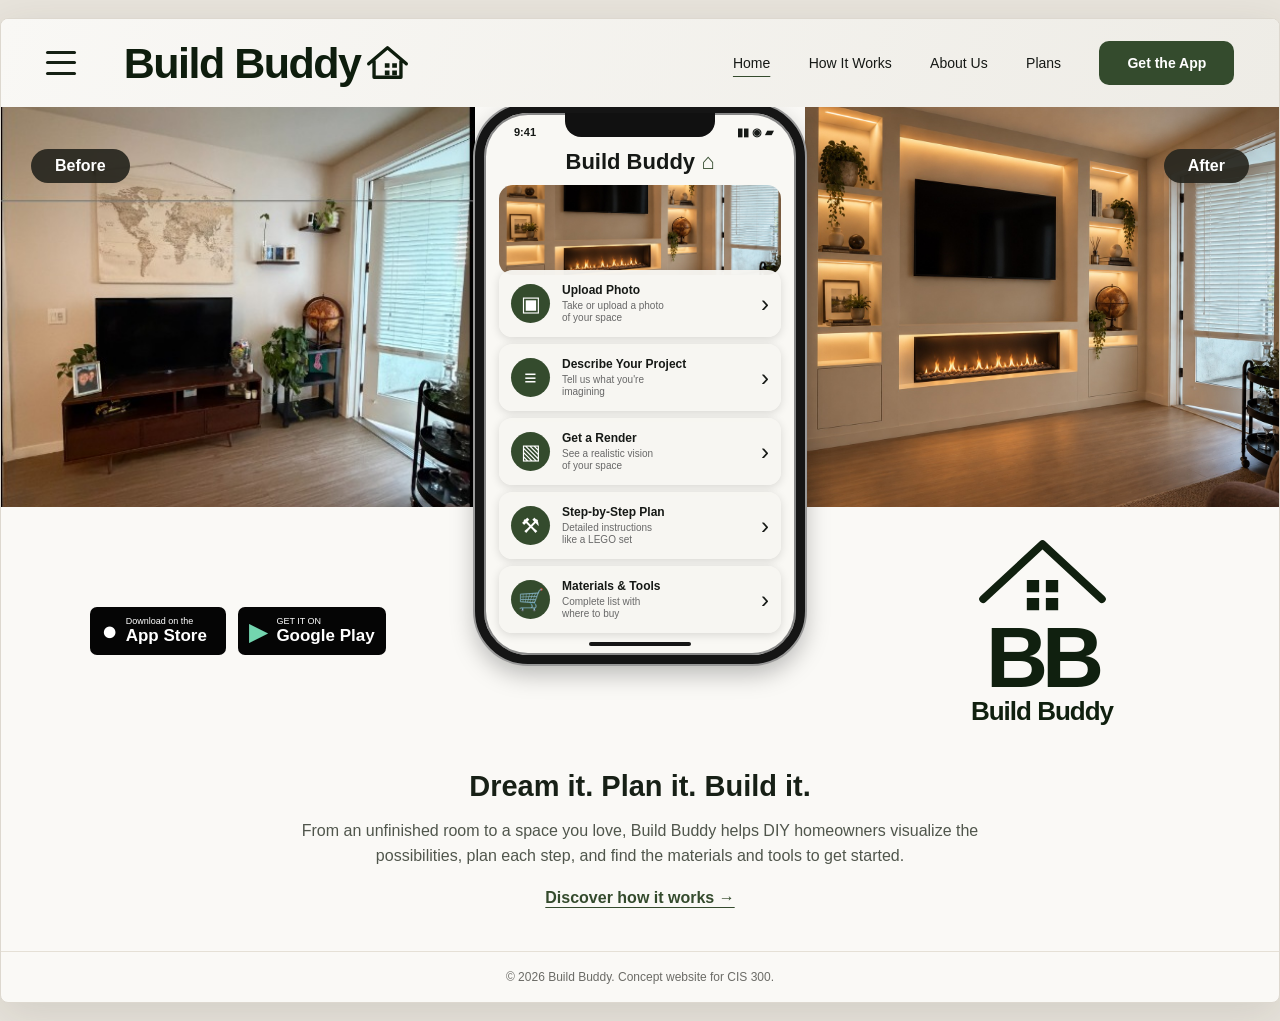
<file: index.html>
<!DOCTYPE html>
<html lang="en">
<head>
  <meta charset="UTF-8">
  <meta name="viewport" content="width=device-width, initial-scale=1.0">
  <meta name="description" content="Build Buddy helps DIY homeowners visualize renovations and plan every step of their next project.">
  <title>Build Buddy | Home</title>
  <link rel="stylesheet" href="style.css">
</head>
<body>
  <div class="site-shell">
    <header class="site-header">
      <div class="brand-area">
        <details class="menu-wrap">
          <summary aria-label="Open menu"><span></span><span></span><span></span></summary>
          <div class="menu-panel"><a href="index.html">Home</a><a href="how-it-works.html">How It Works</a><a href="about.html">About Us</a><a href="plans.html">Plans</a><a href="get-the-app.html">Get the App</a></div>
        </details>
         
<a class="brand" href="index.html">
    <span class="brand-name">Build Buddy</span>

    <svg class="roof-icon" viewBox="0 0 64 55" aria-hidden="true">
        <path d="M4 28 32 4l28 24M12 24v24h40V24"/>
        <path d="M28 27h7v7h-7z
                 M39 27h7v7h-7z
                 M28 38h7v7h-7z
                 M39 38h7v7h-7z"
              class="windows"/>
    </svg>
</a>

      </div>
      <nav class="main-nav" aria-label="Main navigation"><a class="active" aria-current="page" href="index.html">Home</a><a href="how-it-works.html">How It Works</a><a href="about.html">About Us</a><a href="plans.html">Plans</a><a class="nav-cta" href="get-the-app.html">Get the App</a></nav>
    </header>
    <main>
      <h1 class="sr-only">Build Buddy — Dream it. Plan it. Build it.</h1>
      <section class="hero" aria-label="Before and after renovation and app preview">
        <div class="photo-column before-column">
          <div class="photo-box"><img src="images/before.jpg" alt="Living room before a custom entertainment wall renovation"><span class="photo-label">Before</span></div>
          <div class="store-row"><a class="store-badge" href="get-the-app.html" aria-label="App Store information"><span class="apple-mark">●</span><span><small>Download on the</small><strong>App Store</strong></span></a><a class="store-badge" href="get-the-app.html" aria-label="Google Play information"><span class="play-mark">▶</span><span><small>GET IT ON</small><strong>Google Play</strong></span></a></div>
        </div>
        <div class="phone" aria-label="Illustration of the Build Buddy mobile app">
          <div class="phone-notch"></div><div class="phone-status">9:41 <span>▮▮  ◉  ▰</span></div>
          <div class="phone-heading">Build Buddy <span>⌂</span></div>
          <div class="phone-preview"><img src="images/after.jpg" alt="Example renovated living room with built-in entertainment center"></div>
          <div class="phone-features">
            <div class="feature"><span class="feature-icon">▣</span><div><strong>Upload Photo</strong><small>Take or upload a photo<br>of your space</small></div><span class="arrow">›</span></div>
            <div class="feature"><span class="feature-icon">≡</span><div><strong>Describe Your Project</strong><small>Tell us what you're<br>imagining</small></div><span class="arrow">›</span></div>
            <div class="feature"><span class="feature-icon">▧</span><div><strong>Get a Render</strong><small>See a realistic vision<br>of your space</small></div><span class="arrow">›</span></div>
            <div class="feature"><span class="feature-icon">⚒</span><div><strong>Step-by-Step Plan</strong><small>Detailed instructions<br>like a LEGO set</small></div><span class="arrow">›</span></div>
            <div class="feature"><span class="feature-icon">🛒</span><div><strong>Materials &amp; Tools</strong><small>Complete list with<br>where to buy</small></div><span class="arrow">›</span></div>
          </div>
          <div class="home-indicator"></div>
        </div>
        <div class="photo-column after-column"><div class="photo-box"><img src="images/after.jpg" alt="Living room after renovation with illuminated built-in shelves, fireplace, and mounted television"><span class="photo-label">After</span></div><div class="big-logo"><svg viewBox="0 0 120 75" aria-hidden="true"><path d="M7 59 60 10l53 49"/><path d="M46 42h11v11H46zM63 42h11v11H63zM46 58h11v11H46zM63 58h11v11H63z" class="windows"/></svg><strong>BB</strong><b>Build Buddy</b></div></div>
      </section>
      <section class="intro"><h2>Dream it. Plan it. Build it.</h2><p>From an unfinished room to a space you love, Build Buddy helps DIY homeowners visualize the possibilities, plan each step, and find the materials and tools to get started.</p><a class="learn-link" href="how-it-works.html">Discover how it works →</a></section>
    </main>
    <footer><p>© 2026 Build Buddy. Concept website for CIS 300.</p></footer>
  </div>
</body>
</html>
</file>
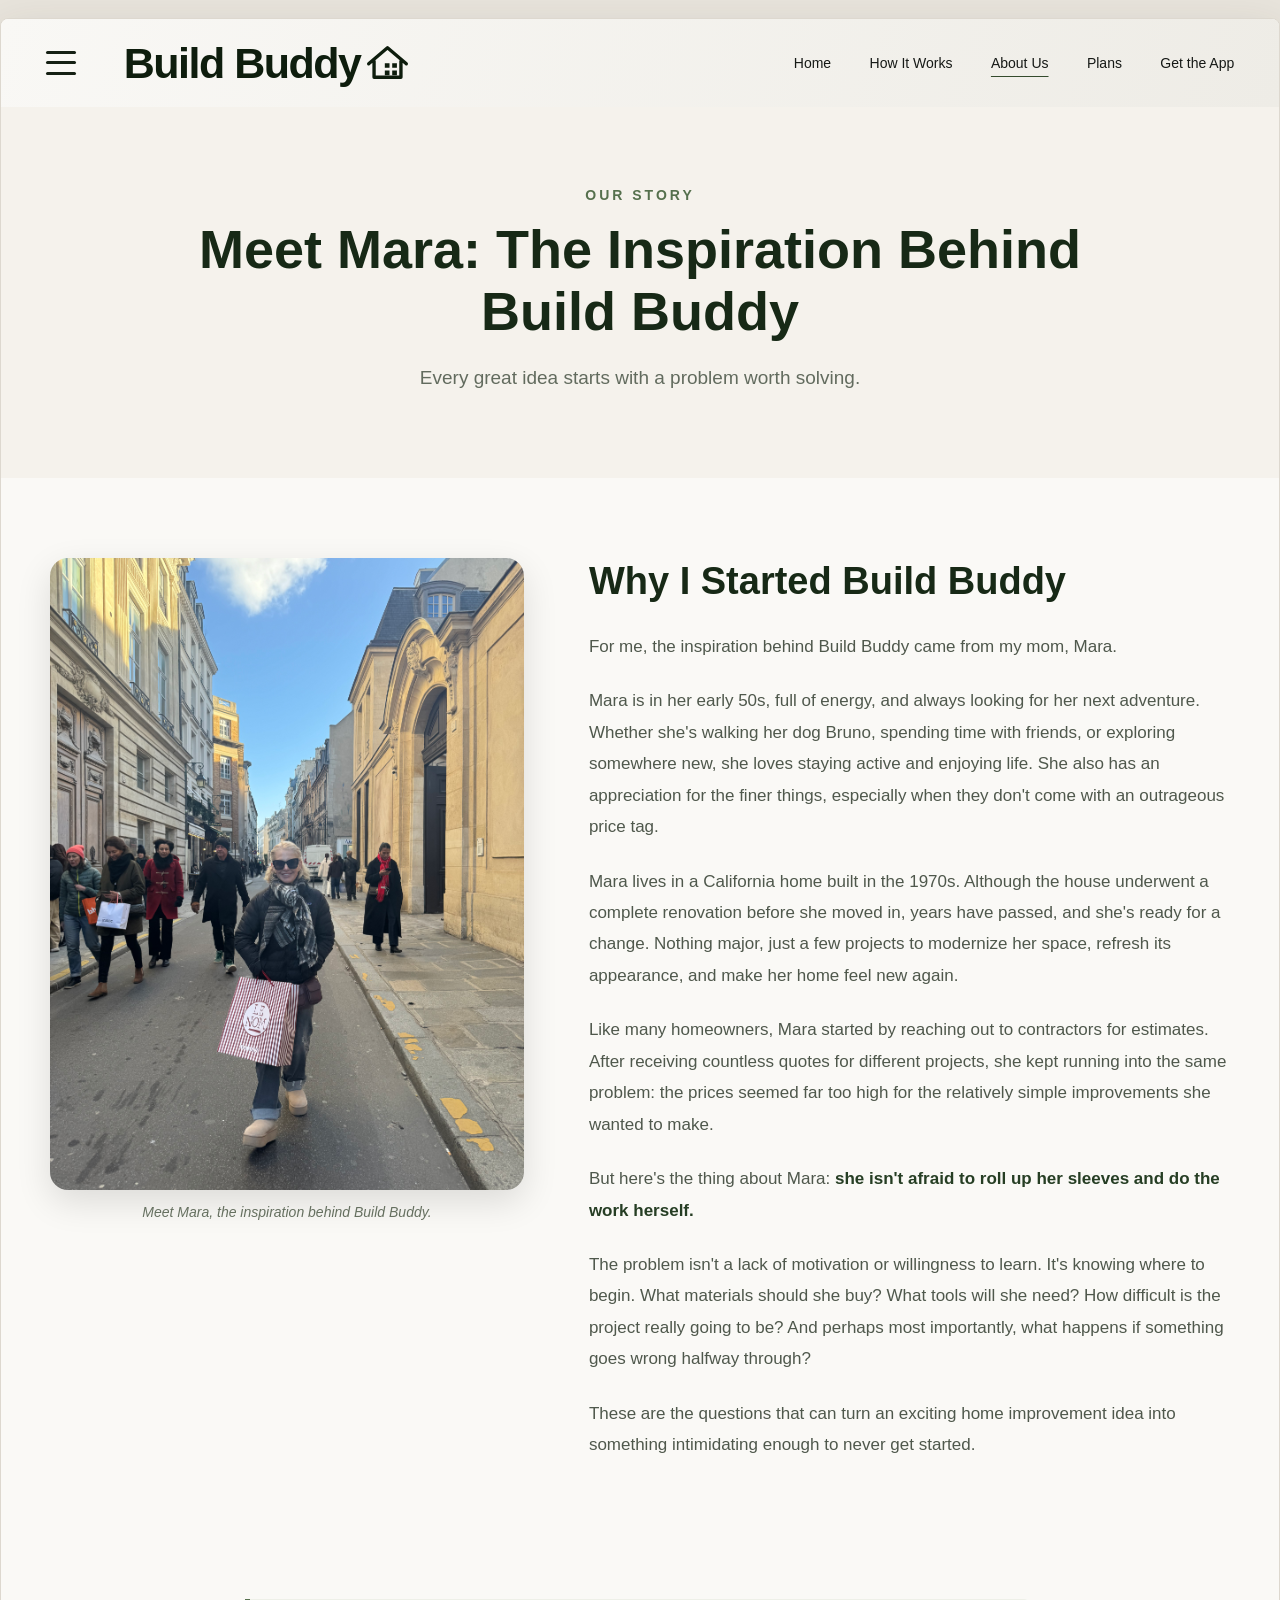
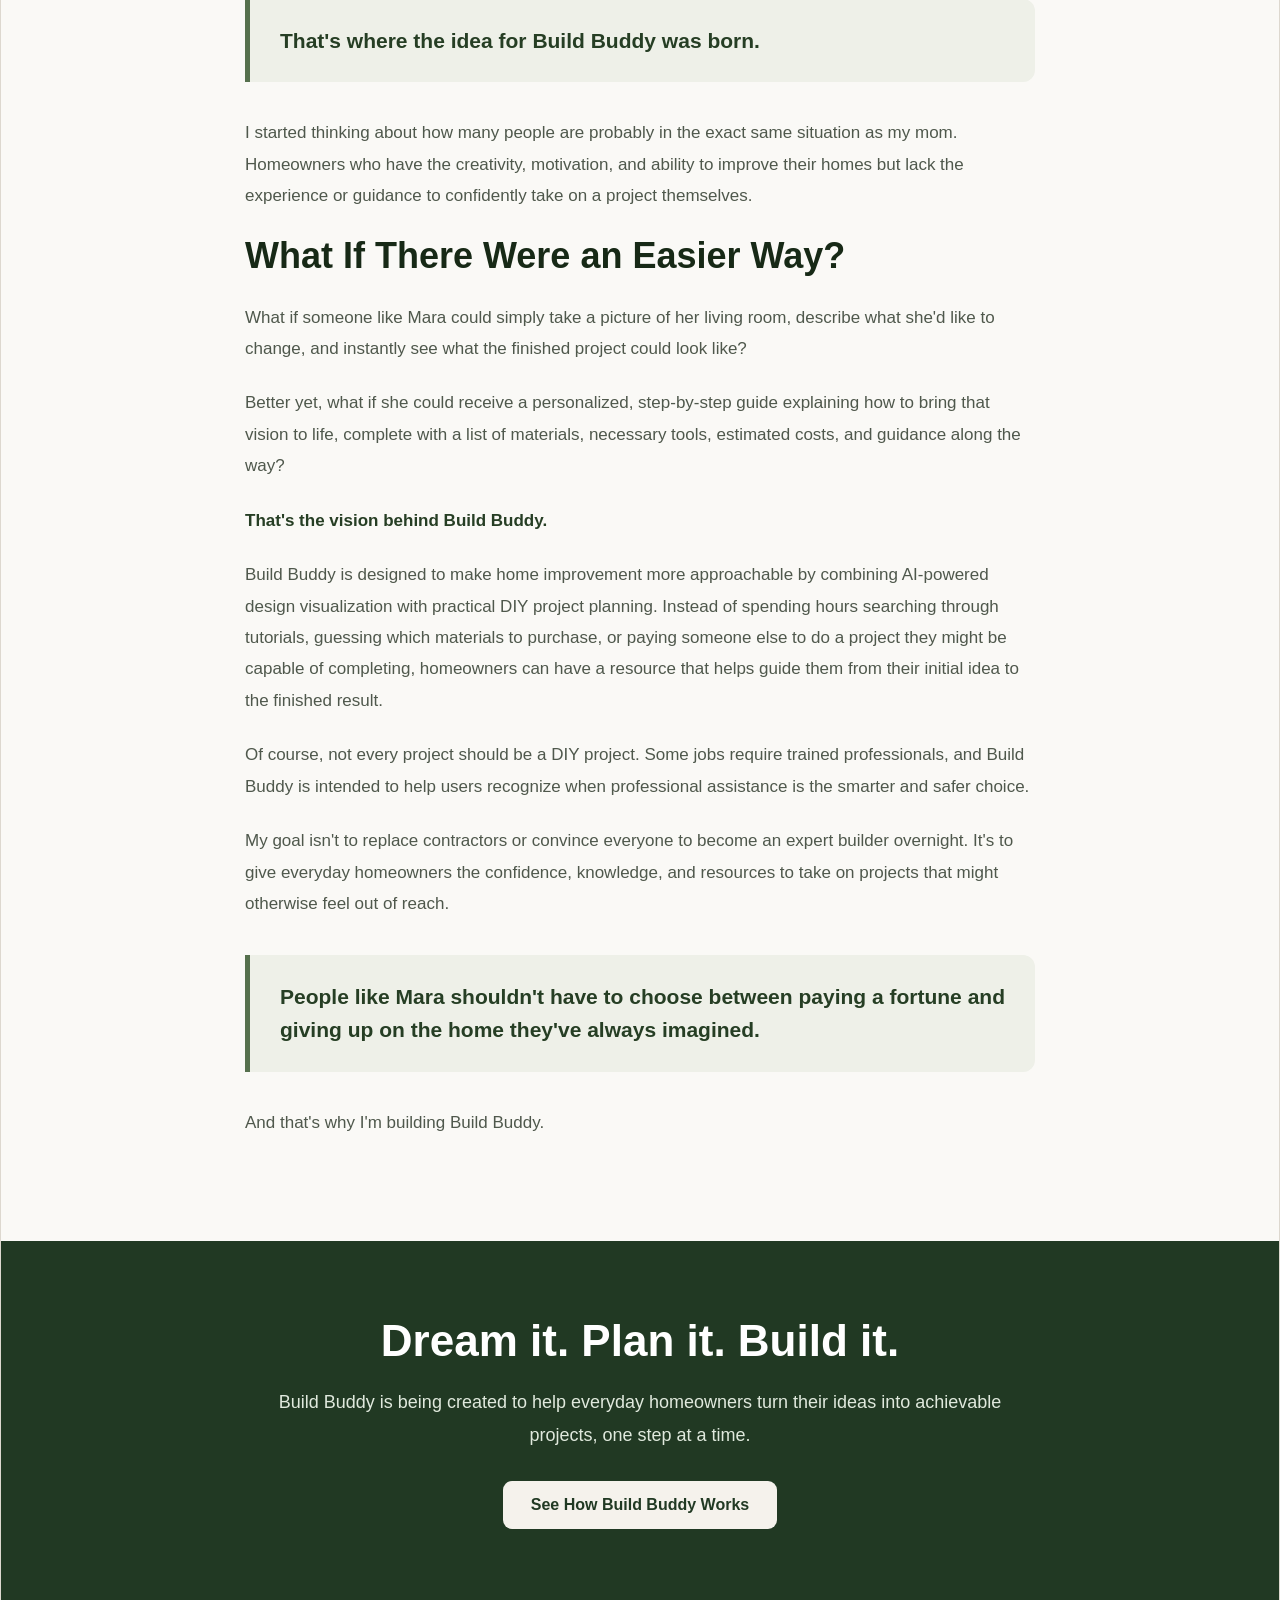
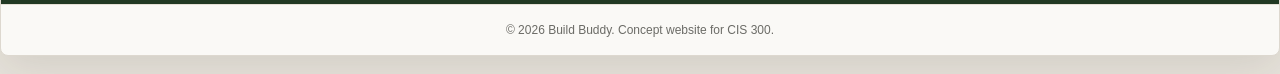
<file: about.html>
<!DOCTYPE html>
<html lang="en">
<head>
    <meta charset="UTF-8">
    <meta name="viewport"
          content="width=device-width, initial-scale=1.0">

    <meta name="description"
          content="Meet Mara and discover the personal story behind Build Buddy, an AI-powered DIY home improvement app.">

    <title>About Us | Build Buddy</title>

    <link rel="stylesheet" href="style.css">

    <style>
        /* ABOUT US PAGE STYLES */

        .about-page {
            background: #faf9f6;
            color: #172916;
        }

        .about-hero {
            background: #f5f2ec;
            text-align: center;
            padding: 80px 20px 65px;
        }

        .about-eyebrow {
            color: #55704d;
            font-size: 14px;
            font-weight: 700;
            letter-spacing: 3px;
            text-transform: uppercase;
            margin-bottom: 15px;
        }

        .about-hero h1 {
            max-width: 900px;
            margin: 0 auto 20px;
            font-size: clamp(34px, 4.5vw, 54px);
            line-height: 1.15;
        }

        .about-hero p {
            color: #626b5e;
            font-size: 19px;
            line-height: 1.7;
        }

        /* STORY LAYOUT */

        .about-story {
            max-width: 1250px;
            margin: 0 auto;
            padding: 80px 35px;
            display: grid;
            grid-template-columns: minmax(0, 0.85fr)
                                   minmax(0, 1.15fr);
            gap: 65px;
            align-items: start;
            box-sizing: border-box;
        }

        .mara-photo {
            margin: 0;
            min-width: 0;
        }

        .mara-photo img {
            display: block;
            width: 100%;
            height: auto;
            max-height: 680px;
            object-fit: cover;
            object-position: center;
            border-radius: 18px;
            box-shadow: 0 12px 35px rgba(0,0,0,0.12);
        }

        .mara-photo figcaption {
            margin-top: 14px;
            color: #667060;
            font-size: 14px;
            font-style: italic;
            text-align: center;
        }

        .story-text {
            min-width: 0;
        }

        .story-text h2 {
            font-size: clamp(28px, 3vw, 38px);
            color: #172916;
            line-height: 1.25;
            margin: 0 0 25px;
        }

        .story-text p,
        .story-continuation p {
            font-size: 17px;
            line-height: 1.85;
            color: #4f584c;
            margin: 0 0 23px;
        }

        .story-text strong,
        .story-continuation strong {
            color: #263e24;
        }

        /* SECOND HALF OF STORY */

        .story-continuation {
            max-width: 850px;
            margin: 0 auto;
            padding: 0 30px 80px;
            box-sizing: border-box;
        }

        .story-continuation h2 {
            color: #172916;
            font-size: clamp(28px, 3vw, 36px);
            margin: 0 0 25px;
        }

        .story-highlight {
            border-left: 5px solid #55704d;
            background: #eef0e8;
            padding: 25px 30px;
            border-radius: 0 12px 12px 0;
            margin: 35px 0;
        }

        .story-highlight p {
            color: #263e24;
            font-size: 21px;
            line-height: 1.6;
            font-weight: 600;
            margin: 0;
        }

        /* CLOSING SECTION */

        .about-closing {
            background: #213923;
            color: white;
            text-align: center;
            padding: 75px 25px;
        }

        .about-closing h2 {
            color: white;
            font-size: clamp(30px, 4vw, 44px);
            margin: 0 0 20px;
        }

        .about-closing p {
            color: #e0e9dd;
            max-width: 750px;
            margin: 0 auto 30px;
            font-size: 18px;
            line-height: 1.8;
        }

        .about-button {
            display: inline-block;
            padding: 15px 28px;
            background: #f5f2ec;
            color: #213923;
            border-radius: 9px;
            font-weight: 700;
            text-decoration: none;
            transition: background 0.2s ease;
        }

        .about-button:hover {
            background: #dfe7d8;
        }

        /* RESPONSIVE LAYOUT */

        @media (max-width: 850px) {
            .about-story {
                grid-template-columns: 1fr;
                gap: 40px;
                padding: 50px 25px;
            }

            .mara-photo {
                max-width: 500px;
                margin: 0 auto;
            }

            .mara-photo img {
                max-height: 600px;
            }

            .story-continuation {
                padding: 0 25px 60px;
            }
        }

        @media (max-width: 600px) {
            .about-hero {
                padding: 55px 20px 45px;
            }

            .story-text p,
            .story-continuation p {
                font-size: 16px;
            }

            .story-highlight {
                padding: 20px;
            }

            .story-highlight p {
                font-size: 19px;
            }
        }
    </style>
</head>

<body>

<div class="site-shell">

    <!-- HEADER -->

    <header class="site-header">

        <div class="brand-area">

            <details class="menu-wrap">
                <summary aria-label="Open menu">
                    <span></span>
                    <span></span>
                    <span></span>
                </summary>

                <div class="menu-panel">
                    <a href="index.html">Home</a>
                    <a href="how-it-works.html">How It Works</a>
                    <a href="about.html">About Us</a>
                    <a href="plans.html">Plans</a>
                    <a href="get-the-app.html">Get the App</a>
                </div>
            </details>

            <a class="brand" href="index.html">
                <span class="brand-name">Build Buddy</span>

                <svg class="roof-icon"
                     viewBox="0 0 64 55"
                     aria-hidden="true">
                    <path d="M4 28 32 4l28 24M12 24v24h40V24"/>
                    <path class="windows"
                          d="M28 27h7v7h-7z
                             M39 27h7v7h-7z
                             M28 38h7v7h-7z
                             M39 38h7v7h-7z"/>
                </svg>
            </a>

        </div>

        <!-- NAVIGATION -->

        <nav class="main-nav" aria-label="Main navigation">
            <a href="index.html">Home</a>

            <a href="how-it-works.html">
                How It Works
            </a>

            <a href="about.html"
               class="active"
               aria-current="page">
                About Us
            </a>

            <a href="plans.html">Plans</a>

            <a href="get-the-app.html">
                Get the App
            </a>
        </nav>

    </header>

    <main class="about-page">

        <!-- INTRODUCTION -->

        <section class="about-hero">

            <div class="about-eyebrow">
                Our Story
            </div>

            <h1>
                Meet Mara: The Inspiration
                Behind Build Buddy
            </h1>

            <p>
                Every great idea starts with
                a problem worth solving.
            </p>

        </section>

        <!-- MARA'S STORY -->

        <section class="about-story">

            <figure class="mara-photo">
                <img src="images/mara.jpeg"
                     alt="Mara smiling while exploring a city street">

                <figcaption>
                    Meet Mara, the inspiration behind Build Buddy.
                </figcaption>
            </figure>

            <div class="story-text">

                <h2>Why I Started Build Buddy</h2>

                <p>
                    For me, the inspiration behind
                    Build Buddy came from my mom, Mara.
                </p>

                <p>
                    Mara is in her early 50s, full of
                    energy, and always looking for her
                    next adventure. Whether she's walking
                    her dog Bruno, spending time with
                    friends, or exploring somewhere new,
                    she loves staying active and enjoying
                    life. She also has an appreciation
                    for the finer things, especially
                    when they don't come with an
                    outrageous price tag.
                </p>

                <p>
                    Mara lives in a California home
                    built in the 1970s. Although the
                    house underwent a complete renovation
                    before she moved in, years have
                    passed, and she's ready for a change.
                    Nothing major, just a few projects
                    to modernize her space, refresh
                    its appearance, and make her home
                    feel new again.
                </p>

                <p>
                    Like many homeowners, Mara started
                    by reaching out to contractors for
                    estimates. After receiving countless
                    quotes for different projects, she
                    kept running into the same problem:
                    the prices seemed far too high for
                    the relatively simple improvements
                    she wanted to make.
                </p>

                <p>
                    But here's the thing about Mara:
                    <strong>
                        she isn't afraid to roll up
                        her sleeves and do the work herself.
                    </strong>
                </p>

                <p>
                    The problem isn't a lack of motivation
                    or willingness to learn. It's knowing
                    where to begin. What materials should
                    she buy? What tools will she need?
                    How difficult is the project really
                    going to be? And perhaps most
                    importantly, what happens if something
                    goes wrong halfway through?
                </p>

                <p>
                    These are the questions that can turn
                    an exciting home improvement idea
                    into something intimidating enough
                    to never get started.
                </p>

            </div>

        </section>

        <!-- HOW THE IDEA WAS BORN -->

        <section class="story-continuation">

            <div class="story-highlight">
                <p>
                    That's where the idea for
                    Build Buddy was born.
                </p>
            </div>

            <p>
                I started thinking about how many
                people are probably in the exact
                same situation as my mom. Homeowners
                who have the creativity, motivation,
                and ability to improve their homes
                but lack the experience or guidance
                to confidently take on a project
                themselves.
            </p>

            <h2>What If There Were an Easier Way?</h2>

            <p>
                What if someone like Mara could simply
                take a picture of her living room,
                describe what she'd like to change,
                and instantly see what the finished
                project could look like?
            </p>

            <p>
                Better yet, what if she could receive
                a personalized, step-by-step guide
                explaining how to bring that vision
                to life, complete with a list of
                materials, necessary tools, estimated
                costs, and guidance along the way?
            </p>

            <p>
                <strong>
                    That's the vision behind Build Buddy.
                </strong>
            </p>

            <p>
                Build Buddy is designed to make home
                improvement more approachable by
                combining AI-powered design visualization
                with practical DIY project planning.
                Instead of spending hours searching
                through tutorials, guessing which
                materials to purchase, or paying
                someone else to do a project they
                might be capable of completing,
                homeowners can have a resource that
                helps guide them from their initial
                idea to the finished result.
            </p>

            <p>
                Of course, not every project should
                be a DIY project. Some jobs require
                trained professionals, and Build Buddy
                is intended to help users recognize
                when professional assistance is the
                smarter and safer choice.
            </p>

            <p>
                My goal isn't to replace contractors
                or convince everyone to become an
                expert builder overnight. It's to
                give everyday homeowners the confidence,
                knowledge, and resources to take on
                projects that might otherwise feel
                out of reach.
            </p>

            <div class="story-highlight">
                <p>
                    People like Mara shouldn't have
                    to choose between paying a fortune
                    and giving up on the home they've
                    always imagined.
                </p>
            </div>

            <p>
                And that's why I'm building Build Buddy.
            </p>

        </section>

        <!-- CLOSING MESSAGE -->

        <section class="about-closing">

            <h2>Dream it. Plan it. Build it.</h2>

            <p>
                Build Buddy is being created to help
                everyday homeowners turn their ideas
                into achievable projects, one step
                at a time.
            </p>

            <a href="how-it-works.html"
               class="about-button">
                See How Build Buddy Works
            </a>

        </section>

    </main>

    <!-- FOOTER -->

    <footer>
        <p>
            © 2026 Build Buddy.
            Concept website for CIS 300.
        </p>
    </footer>

</div>

</body>
</html>
</file>
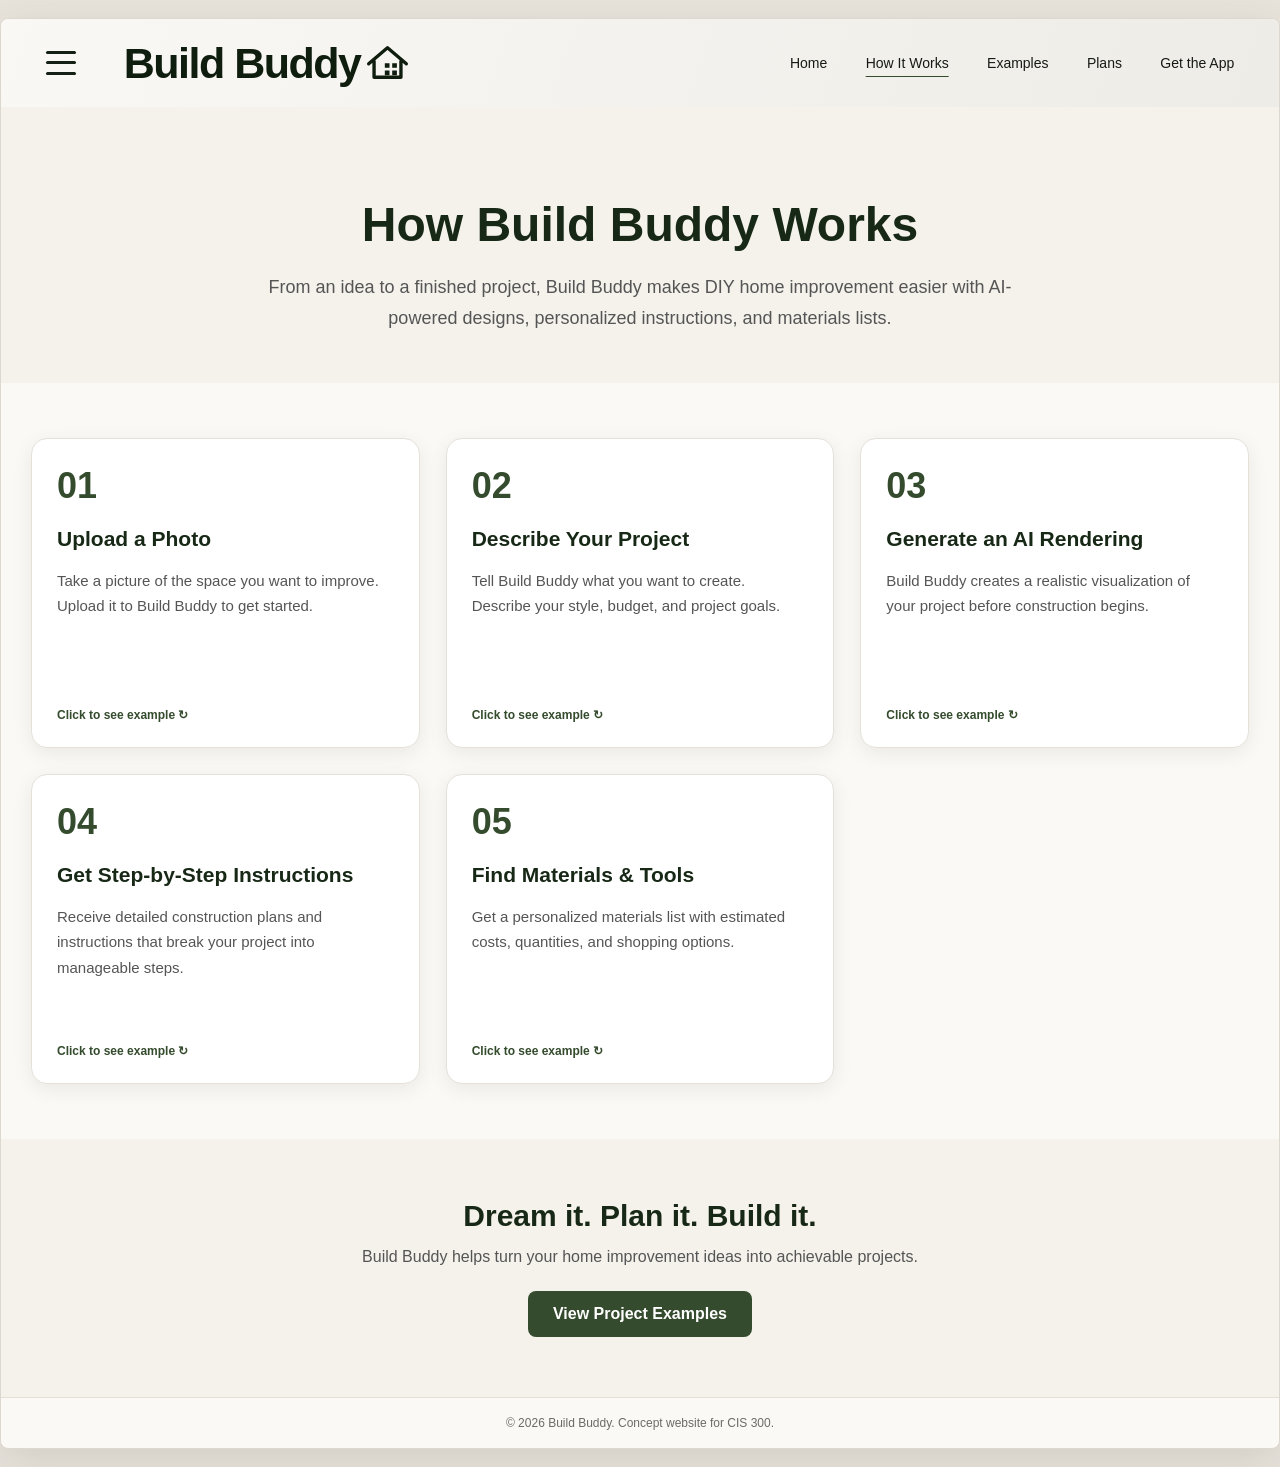
<file: how-it-works.html>
<!DOCTYPE html>
<html lang="en">

<head>
    <meta charset="UTF-8">
    <meta name="viewport" content="width=device-width, initial-scale=1.0">

    <meta name="description"
          content="Learn how Build Buddy helps homeowners visualize and plan DIY projects.">

    <title>How It Works | Build Buddy</title>

    <link rel="stylesheet" href="style.css">

    <style>
        /* Styles for the How It Works page only */

        .how-intro {
            text-align: center;
            padding: 90px 20px 50px;
            background: #f5f2ec;
        }

        .how-intro h1 {
            font-size: clamp(32px, 4vw, 48px);
            color: #172916;
            margin: 0 0 20px;
        }

        .how-intro p {
            max-width: 800px;
            margin: 0 auto;
            font-size: 18px;
            line-height: 1.7;
            color: #555;
        }

        /* Three-column card layout */

        .how-steps {
            display: grid;
            grid-template-columns: repeat(3, minmax(0, 1fr));
            gap: 26px;
            max-width: 1380px;
            margin: 0 auto;
            padding: 55px 30px;
            box-sizing: border-box;
        }

        /* Flip card container */

        .flip-card {
            display: block;
            width: 100%;
            min-width: 0;
            height: 310px;
            padding: 0;
            border: none;
            background: transparent;
            cursor: pointer;
            perspective: 1200px;
            text-align: left;
            font-family: inherit;
            color: inherit;
            box-sizing: border-box;
        }

        .flip-card-inner {
            position: relative;
            display: block;
            width: 100%;
            height: 100%;
            transition: transform 0.7s ease;
            transform-style: preserve-3d;
        }

        .flip-card.flipped .flip-card-inner {
            transform: rotateY(180deg);
        }

        /* Both sides of each card */

        .flip-card-front,
        .flip-card-back {
            position: absolute;
            inset: 0;
            display: flex;
            flex-direction: column;
            width: 100%;
            height: 100%;
            padding: 25px;
            box-sizing: border-box;
            border: 1px solid #e5e1d9;
            border-radius: 16px;
            box-shadow: 0 5px 20px rgba(0,0,0,0.07);
            backface-visibility: hidden;
            -webkit-backface-visibility: hidden;
            overflow: hidden;
        }

        .flip-card-front {
            background: #fff;
        }

        .flip-card-back {
            background: #f0f1eb;
            transform: rotateY(180deg);
            align-items: center;
            text-align: center;
        }

        /* Card text */

        .flip-card .step-number {
            display: block;
            font-size: 36px;
            font-weight: 800;
            line-height: 1.2;
            color: #344b2d;
            margin: 0 0 18px;
        }

        .flip-card .card-heading {
            display: block;
            font-size: 21px;
            font-weight: 700;
            line-height: 1.35;
            color: #172916;
            margin: 0 0 14px;
        }

        .flip-card .card-description {
            display: block;
            font-size: 15px;
            line-height: 1.7;
            color: #555;
        }

        .flip-card .flip-hint {
            display: block;
            margin-top: auto;
            padding-top: 12px;
            font-size: 12px;
            font-weight: 600;
            color: #344b2d;
        }

        /* Images stay inside their cards */

        .flip-card-back img {
            display: block;
            width: 100%;
            height: 190px;
            max-width: 100%;
            min-height: 0;
            object-fit: contain;
            border-radius: 8px;
        }

        .flip-card .prompt-example {
            display: block;
            font-size: 15px;
            line-height: 1.6;
            font-style: italic;
            color: #344b2d;
            overflow-y: auto;
        }

        .flip-card:focus-visible {
            outline: 3px solid #344b2d;
            outline-offset: 4px;
            border-radius: 16px;
        }

        /* Bottom section */

        .how-bottom {
            text-align: center;
            padding: 60px 20px;
            background: #f5f2ec;
        }

        .how-bottom h2 {
            color: #172916;
            font-size: 30px;
            margin: 0 0 15px;
        }

        .how-bottom p {
            color: #555;
            margin-bottom: 25px;
        }

        .how-button {
            display: inline-block;
            background: #344b2d;
            color: white;
            padding: 14px 25px;
            border-radius: 8px;
            text-decoration: none;
            font-weight: 600;
        }

        .how-button:hover {
            background: #172916;
        }

        /* Tablet layout */

        @media (max-width: 950px) {
            .how-steps {
                grid-template-columns: repeat(2, minmax(0, 1fr));
            }
        }

        /* Mobile layout */

        @media (max-width: 600px) {
            .how-intro {
                padding: 55px 20px 35px;
            }

            .how-steps {
                grid-template-columns: 1fr;
                padding: 30px 18px;
                gap: 20px;
            }

            .flip-card {
                height: 320px;
            }
        }

        @media (prefers-reduced-motion: reduce) {
            .flip-card-inner {
                transition: none;
            }
        }
    </style>
</head>

<body>

<div class="site-shell">

    <!-- HEADER -->

    <header class="site-header">

        <div class="brand-area">

            <details class="menu-wrap">
                <summary aria-label="Open menu">
                    <span></span>
                    <span></span>
                    <span></span>
                </summary>

                <div class="menu-panel">
                    <a href="index.html">Home</a>
                    <a href="how-it-works.html">How It Works</a>
                    <a href="about.html">Examples</a>
                    <a href="plans.html">Plans</a>
                    <a href="get-the-app.html">Get the App</a>
                </div>
            </details>

            <a class="brand" href="index.html">

                <span class="brand-name">Build Buddy</span>

                <svg class="roof-icon"
                     viewBox="0 0 64 55"
                     aria-hidden="true">

                    <path d="M4 28 32 4l28 24M12 24v24h40V24"/>

                    <path
                        d="M28 27h7v7h-7z
                           M39 27h7v7h-7z
                           M28 38h7v7h-7z
                           M39 38h7v7h-7z"
                        class="windows"/>
                </svg>

            </a>

        </div>

        <!-- NAVIGATION -->

        <nav class="main-nav" aria-label="Main navigation">

            <a href="index.html">Home</a>

            <a href="how-it-works.html"
               class="active"
               aria-current="page">
                How It Works
            </a>

            <a href="about.html">Examples</a>

            <a href="plans.html">Plans</a>

            <a href="get-the-app.html">Get the App</a>

        </nav>

    </header>

    <main>

        <!-- PAGE INTRODUCTION -->

        <section class="how-intro">

            <h1>How Build Buddy Works</h1>

            <p>
                From an idea to a finished project,
                Build Buddy makes DIY home improvement
                easier with AI-powered designs,
                personalized instructions, and
                materials lists.
            </p>

        </section>

        <!-- INTERACTIVE FLIP CARDS -->

        <section class="how-steps" aria-label="Five steps">

            <!-- CARD 01 -->

            <button class="flip-card"
                    type="button"
                    aria-pressed="false">

                <span class="flip-card-inner">

                    <span class="flip-card-front">

                        <span class="step-number">01</span>

                        <span class="card-heading">
                            Upload a Photo
                        </span>

                        <span class="card-description">
                            Take a picture of the space
                            you want to improve. Upload
                            it to Build Buddy to get started.
                        </span>

                        <span class="flip-hint">
                            Click to see example ↻
                        </span>

                    </span>

                    <span class="flip-card-back">

                        <span class="card-heading">
                            Your Starting Space
                        </span>

                        <img src="images/before.jpg"
                             alt="Living room before renovation">

                        <span class="flip-hint">
                            Click to flip back ↻
                        </span>

                    </span>

                </span>

            </button>

            <!-- CARD 02 -->

            <button class="flip-card"
                    type="button"
                    aria-pressed="false">

                <span class="flip-card-inner">

                    <span class="flip-card-front">

                        <span class="step-number">02</span>

                        <span class="card-heading">
                            Describe Your Project
                        </span>

                        <span class="card-description">
                            Tell Build Buddy what you
                            want to create. Describe your
                            style, budget, and project goals.
                        </span>

                        <span class="flip-hint">
                            Click to see example ↻
                        </span>

                    </span>

                    <span class="flip-card-back">

                        <span class="card-heading">
                            Example Project Prompt
                        </span>

                        <span class="prompt-example">
                            "Create a modern built-in
                            entertainment center with
                            a mounted TV, electric fireplace,
                            LED-lit shelves, concealed
                            storage, and neutral finishes.
                            Include DIY plans, materials,
                            and estimated costs."
                        </span>

                        <span class="flip-hint">
                            Click to flip back ↻
                        </span>

                    </span>

                </span>

            </button>

            <!-- CARD 03 -->

            <button class="flip-card"
                    type="button"
                    aria-pressed="false">

                <span class="flip-card-inner">

                    <span class="flip-card-front">

                        <span class="step-number">03</span>

                        <span class="card-heading">
                            Generate an AI Rendering
                        </span>

                        <span class="card-description">
                            Build Buddy creates a realistic
                            visualization of your project
                            before construction begins.
                        </span>

                        <span class="flip-hint">
                            Click to see example ↻
                        </span>

                    </span>

                    <span class="flip-card-back">

                        <span class="card-heading">
                            AI Project Rendering
                        </span>

                        <img src="images/project-render.png"
                             alt="Finished entertainment center rendering">

                        <span class="flip-hint">
                            Click to flip back ↻
                        </span>

                    </span>

                </span>

            </button>

            <!-- CARD 04 -->

            <button class="flip-card"
                    type="button"
                    aria-pressed="false">

                <span class="flip-card-inner">

                    <span class="flip-card-front">

                        <span class="step-number">04</span>

                        <span class="card-heading">
                            Get Step-by-Step Instructions
                        </span>

                        <span class="card-description">
                            Receive detailed construction
                            plans and instructions that
                            break your project into
                            manageable steps.
                        </span>

                        <span class="flip-hint">
                            Click to see example ↻
                        </span>

                    </span>

                    <span class="flip-card-back">

                        <span class="card-heading">
                            Example Construction Plans
                        </span>

                        <img src="images/project-plans.png"
                             alt="Entertainment center construction plans">

                        <span class="flip-hint">
                            Click to flip back ↻
                        </span>

                    </span>

                </span>

            </button>

            <!-- CARD 05 -->

            <button class="flip-card"
                    type="button"
                    aria-pressed="false">

                <span class="flip-card-inner">

                    <span class="flip-card-front">

                        <span class="step-number">05</span>

                        <span class="card-heading">
                            Find Materials & Tools
                        </span>

                        <span class="card-description">
                            Get a personalized materials
                            list with estimated costs,
                            quantities, and shopping options.
                        </span>

                        <span class="flip-hint">
                            Click to see example ↻
                        </span>

                    </span>

                    <span class="flip-card-back">

                        <span class="card-heading">
                            Materials & Estimated Costs
                        </span>

                        <img src="images/materials-cost.png"
                             alt="Materials list with estimated costs">

                        <span class="flip-hint">
                            Click to flip back ↻
                        </span>

                    </span>

                </span>

            </button>

        </section>

        <!-- BOTTOM SECTION -->

        <section class="how-bottom">

            <h2>Dream it. Plan it. Build it.</h2>

            <p>
                Build Buddy helps turn your home improvement
                ideas into achievable projects.
            </p>

            <a href="about.html" class="how-button">
                View Project Examples
            </a>

        </section>

    </main>

    <!-- FOOTER -->

    <footer>
        <p>
            © 2026 Build Buddy.
            Concept website for CIS 300.
        </p>
    </footer>

</div>

<!-- FLIP CARD JAVASCRIPT -->

<script>
    document.querySelectorAll(".flip-card").forEach(card => {

        card.addEventListener("click", () => {

            const isFlipped = card.classList.toggle("flipped");

            card.setAttribute(
                "aria-pressed",
                String(isFlipped)
            );

        });

    });
</script>

</body>
</html>
</file>
<file: style.css>
/* Build Buddy | CIS 300 — shared external stylesheet */
:root { --green:#344b2d; --ink:#172016; --cream:#f5f2ec; --paper:#faf9f6; }
* { box-sizing:border-box; }
body { margin:0; background:#e8e4dc; color:#161916; font-family:Arial,Helvetica,sans-serif; }
a { color:inherit; }
.site-shell { max-width:1500px; margin:18px auto; background:var(--paper); border:1px solid #ddd8cf; border-radius:8px; box-shadow:0 12px 45px #39322520; overflow:hidden; }
.site-header { min-height:88px; display:flex; align-items:center; justify-content:space-between; gap:18px; padding:12px 3.5%; background:linear-gradient(110deg,#f9f8f5,#eeece6); position:relative; z-index:5; }
.brand-area { display:flex; align-items:center; gap:42px; }
.brand { display:flex; align-items:center; gap:6px; text-decoration:none; font-weight:800; font-size:clamp(25px,3.1vw,43px); white-space:nowrap; letter-spacing:-1.5px; color:#0e1d0d; }
.roof-icon { width:43px; height:43px; fill:none; stroke:#0e1d0d; stroke-width:5; stroke-linecap:round; stroke-linejoin:round; }
.roof-icon .windows,.big-logo .windows { fill:#0e1d0d; stroke:none; }
.menu-wrap { position:relative; }
.menu-wrap summary { width:36px; height:32px; cursor:pointer; display:flex; flex-direction:column; justify-content:space-around; list-style:none; }
.menu-wrap summary::-webkit-details-marker { display:none; }
.menu-wrap summary span { display:block; height:3px; width:30px; background:#152014; border-radius:3px; }
.menu-panel { position:absolute; top:45px; left:0; width:190px; background:white; border:1px solid #ddd; border-radius:8px; box-shadow:0 8px 20px #0002; padding:10px; }
.menu-panel a { display:block; text-decoration:none; padding:10px; border-radius:5px; }
.menu-panel a:hover { background:#f0eee8; }
.main-nav { display:flex; align-items:center; justify-content:flex-end; gap:clamp(16px,3vw,48px); }
.main-nav a { font-size:14px; text-decoration:none; white-space:nowrap; padding:8px 0; }
.main-nav a:hover,.main-nav a.active { text-decoration:underline; text-decoration-color:var(--green); text-underline-offset:8px; }
.main-nav .nav-cta { background:var(--green); color:white; border-radius:10px; padding:14px 28px; font-weight:700; text-decoration:none; }
.main-nav .nav-cta:hover { background:#263a22; text-decoration:none; }
.hero { display:grid; grid-template-columns:minmax(0,1fr) minmax(260px,330px) minmax(0,1fr); gap:0; position:relative; align-items:start; padding:0 0 10px; }
.photo-column { min-width:0; display:flex; flex-direction:column; align-items:center; }
.photo-box { width:100%; height:400px; position:relative; overflow:hidden; background:#d8d1c6; }
.photo-box img { display:block; width:100%; height:100%; object-fit:cover; }
.photo-label { position:absolute; top:42px; left:30px; background:#282720ed; color:white; font-weight:700; font-size:16px; padding:8px 24px; border-radius:40px; }
.after-column .photo-label { left:auto; right:30px; }
.store-row { display:flex; flex-wrap:wrap; gap:12px; justify-content:center; margin-top:100px; padding:0 10px; }
.store-badge { min-width:136px; height:48px; display:flex; align-items:center; gap:8px; padding:6px 11px; border-radius:7px; background:#050505; color:#fff; text-decoration:none; }
.store-badge small { display:block; font-size:9px; line-height:1.2; }
.store-badge strong { display:block; font-size:17px; line-height:1.1; }
.apple-mark { font-size:27px; }
.play-mark { font-size:25px; color:#73d5af; }
.big-logo { margin-top:26px; display:flex; flex-direction:column; align-items:center; color:#10200f; line-height:.95; }
.big-logo svg { width:145px; height:84px; fill:none; stroke:#10200f; stroke-width:7; stroke-linecap:round; stroke-linejoin:round; }
.big-logo strong { font-size:86px; letter-spacing:-6px; }
.big-logo b { font-size:26px; letter-spacing:-1px; }
.phone { position:relative; z-index:2; width:100%; height:560px; margin-top:-3px; padding:36px 15px 22px; border:9px solid #151515; border-radius:53px; background:#f9f8f4; box-shadow:0 0 0 2px #999, 0 10px 24px #0004, inset 0 0 0 2px #888; overflow:hidden; }
.phone-notch { position:absolute; top:0; left:26%; width:48%; height:24px; background:#111; border-radius:0 0 16px 16px; }
.phone-status { position:absolute; top:13px; left:30px; right:23px; font-size:11px; font-weight:700; display:flex; justify-content:space-between; }
.phone-heading { text-align:center; font-size:22px; font-weight:800; margin:0 0 10px; }
.phone-heading span { color:var(--green); }
.phone-preview { height:90px; overflow:hidden; border-radius:14px; }
.phone-preview img { width:100%; height:100%; object-fit:cover; }
.phone-features { display:flex; flex-direction:column; gap:7px; margin-top:-5px; position:relative; }
.feature { background:#f7f6f2f5; min-height:67px; border-radius:13px; box-shadow:0 2px 10px #0002; display:flex; align-items:center; gap:12px; padding:8px 12px; }
.feature-icon { width:39px; height:39px; flex:0 0 39px; border-radius:50%; background:var(--green); color:white; display:grid; place-items:center; font-size:21px; }
.feature div { flex:1; min-width:0; }
.feature strong { display:block; font-size:12px; }
.feature small { display:block; font-size:10px; color:#686868; margin-top:3px; line-height:1.2; }
.arrow { font-size:24px; font-weight:300; }
.home-indicator { position:absolute; width:33%; height:4px; background:#161616; border-radius:4px; bottom:9px; left:33.5%; }
.intro { max-width:790px; padding:30px 24px 40px; margin:0 auto; text-align:center; line-height:1.6; }
.intro h2 { font-size:29px; margin:0 0 8px; color:var(--ink); }
.intro p { color:#50564c; margin:0 0 16px; }
.learn-link { color:var(--green); font-weight:700; text-underline-offset:4px; }
footer { padding:18px; text-align:center; border-top:1px solid #e5e0d6; color:#6b6b66; font-size:12px; }
footer p { margin:0; }
.sr-only { position:absolute; width:1px; height:1px; overflow:hidden; clip:rect(0,0,0,0); white-space:nowrap; }
@media (max-width:1050px) { .brand-area { gap:15px; } .main-nav { gap:15px; } .main-nav a { font-size:12px; } .hero { grid-template-columns:minmax(0,1fr) minmax(240px,300px) minmax(0,1fr); } .photo-box { height:340px; } .store-badge { min-width:112px; } .store-badge strong { font-size:14px; } }
@media (max-width:760px) { .site-shell { margin:0; border-radius:0; } .site-header { flex-wrap:wrap; } .main-nav { width:100%; justify-content:center; flex-wrap:wrap; } .hero { grid-template-columns:1fr 1fr; gap:0; } .phone { grid-column:1/-1; grid-row:1; width:min(330px,90%); justify-self:center; } .photo-box { height:270px; } .store-row { margin-top:20px; } .big-logo { margin-top:18px; } }
@media (max-width:480px) { .brand { font-size:28px; } .roof-icon { width:30px; } .main-nav { gap:10px; } .main-nav a { font-size:11px; } .main-nav .nav-cta { padding:9px 12px; } .photo-box { height:190px; } .photo-label { top:15px; left:12px; padding:6px 12px; font-size:12px; } .after-column .photo-label { right:12px; } .store-row { flex-direction:column; } .big-logo svg { width:90px; height:55px; } .big-logo strong { font-size:55px; } .big-logo b { font-size:18px; } }

/* Project photos: keep the entertainment wall and TV visible */
.before-column .photo-box img { object-position:center 55%; }
.after-column .photo-box img { object-position:center center; }

/* Header logo: same artwork as bottom-right logo */
.site-header .brand-logo {
  display:flex; flex-direction:column; align-items:center; justify-content:center;
  gap:0; text-align:center; line-height:.9; letter-spacing:normal; flex-shrink:0;
}
.site-header .brand-logo svg { width:66px; height:38px; fill:none; stroke:#10200f; stroke-width:7; stroke-linecap:round; stroke-linejoin:round; }
.site-header .brand-logo svg .windows { fill:#10200f; stroke:none; }
.site-header .brand-logo strong { font-size:38px; letter-spacing:-2px; }
.site-header .brand-logo span { font-size:12px; font-weight:700; letter-spacing:0; }
@media (max-width:480px) { .site-header .brand-logo svg { width:53px; height:31px; } .site-header .brand-logo strong { font-size:30px; } .site-header .brand-logo span { font-size:10px; } }


.site-header .brand {
    display: flex;
    flex-direction: row;
    align-items: center;
    justify-content: flex-start;
    gap: 6px;
    text-decoration: none;
    white-space: nowrap;
}

.site-header .brand-name {
    font-size: 43px;
    font-weight: 800;
    letter-spacing: -1.5px;
    color: #0e1d0d;
}

.site-header .roof-icon {
    width: 43px;
    height: 43px;
    fill: none;
    stroke: #0e1d0d;
    stroke-width: 5;
    stroke-linecap: round;
    stroke-linejoin: round;
    flex-shrink: 0;
}

.site-header .roof-icon .windows {
    fill: #0e1d0d;
    stroke: none;
}

/*HWP*/

.how-hero {
    text-align: center;
    padding: 65px 20px 45px;
    background: #f5f2ec;
}

.how-hero h1 {
    font-size: 44px;
    color: #172916;
    margin-bottom: 18px;
}

.how-hero p {
    max-width: 750px;
    margin: 0 auto;
    font-size: 18px;
    line-height: 1.7;
    color: #555;
}

.how-steps {
    display: grid;
    grid-template-columns: repeat(3, 1fr);
    gap: 25px;
    padding: 50px 6%;
    background: #faf9f6;
}

.step-card {
    background: white;
    border-radius: 15px;
    padding: 35px 28px;
    box-shadow: 0 5px 20px rgba(0,0,0,0.07);
    border: 1px solid #e5e1d9;
}

.step-number {
    font-size: 34px;
    font-weight: 800;
    color: #344b2d;
    margin-bottom: 18px;
}

.step-card h2 {
    font-size: 22px;
    margin-bottom: 12px;
    color: #172916;
}

.step-card p {
    font-size: 15px;
    line-height: 1.7;
    color: #555;
}

.how-bottom {
    text-align: center;
    padding: 65px 20px;
    background: #f5f2ec;
}

.how-bottom h2 {
    font-size: 32px;
    color: #172916;
}

.how-bottom p {
    margin: 15px auto 30px;
    color: #555;
}

.how-button {
    display: inline-block;
    background: #344b2d;
    color: white;
    padding: 15px 28px;
    border-radius: 10px;
    text-decoration: none;
    font-weight: bold;
}

.how-button:hover {
    background: #243820;
}

@media (max-width: 900px) {
    .how-steps {
        grid-template-columns: repeat(2, 1fr);
    }
}

@media (max-width: 600px) {
    .how-steps {
        grid-template-columns: 1fr;
    }

    .how-hero h1 {
        font-size: 32px;
    }
}
</file>
